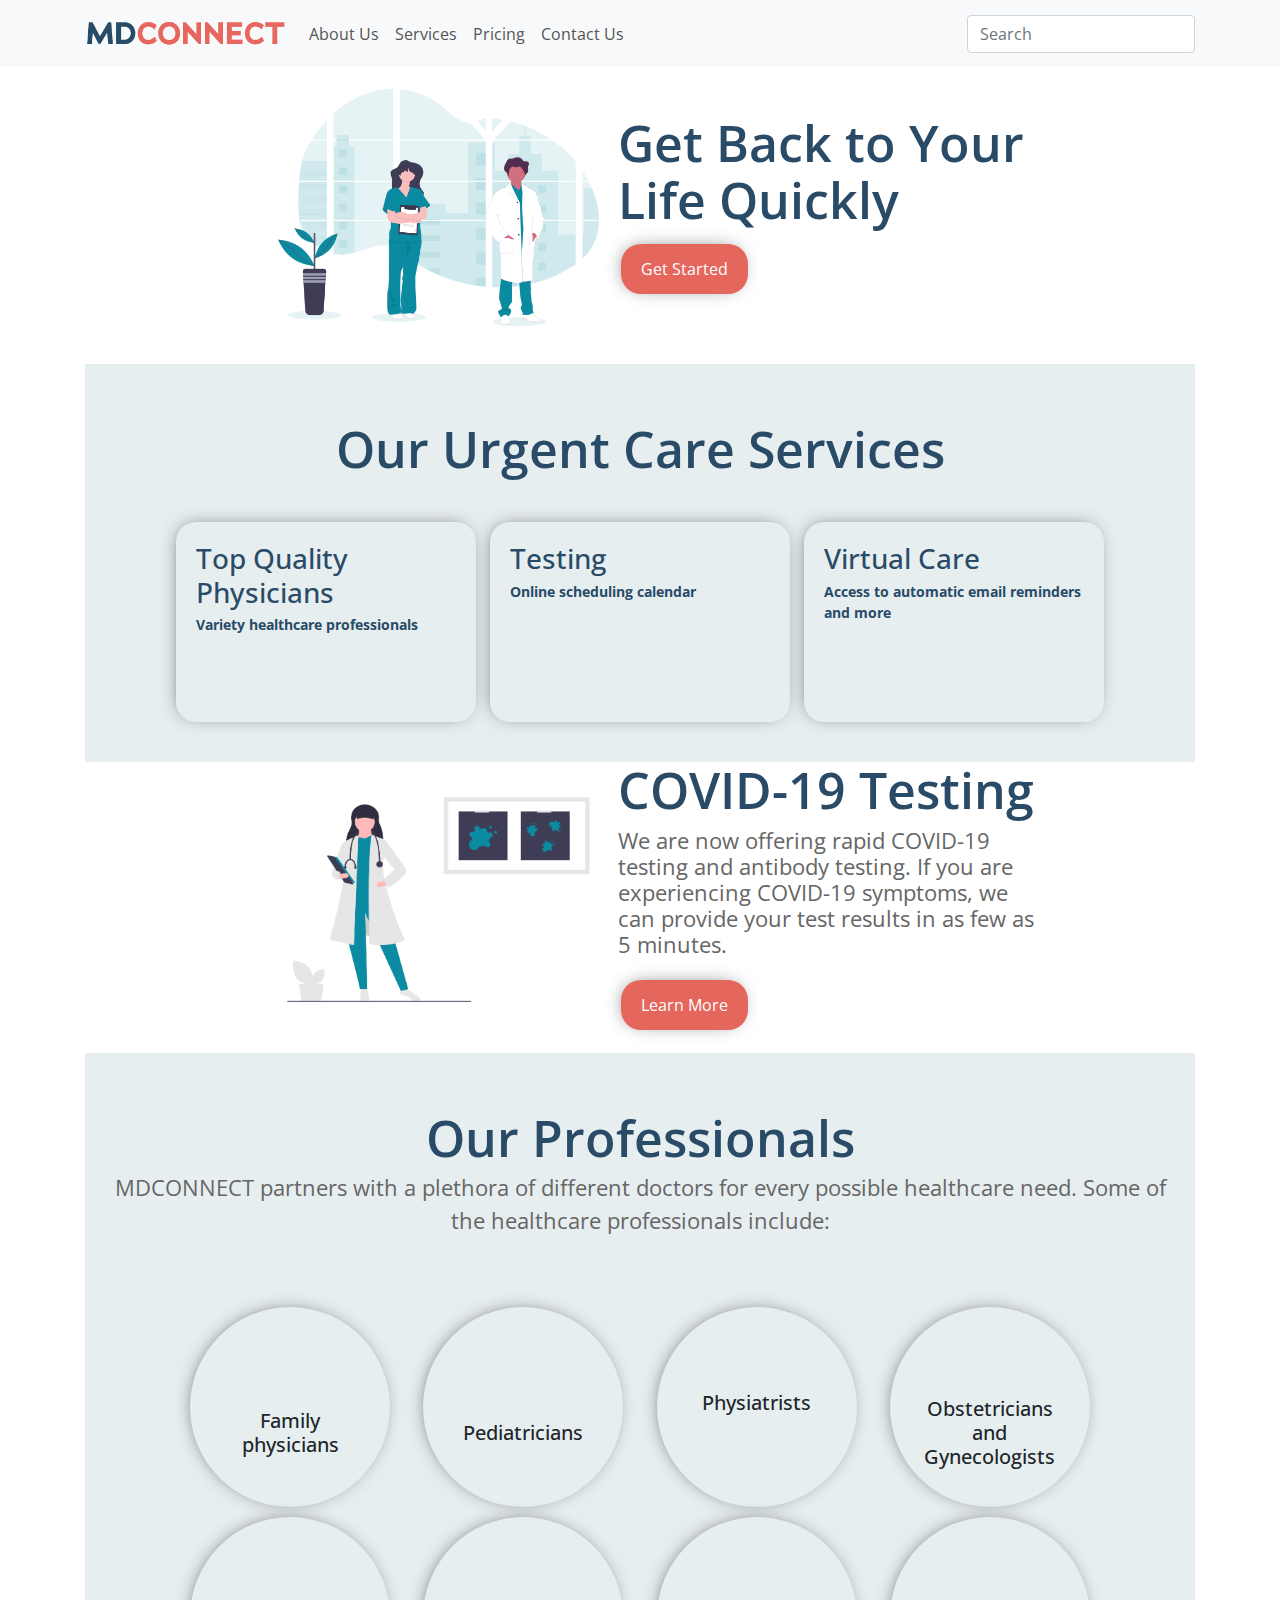
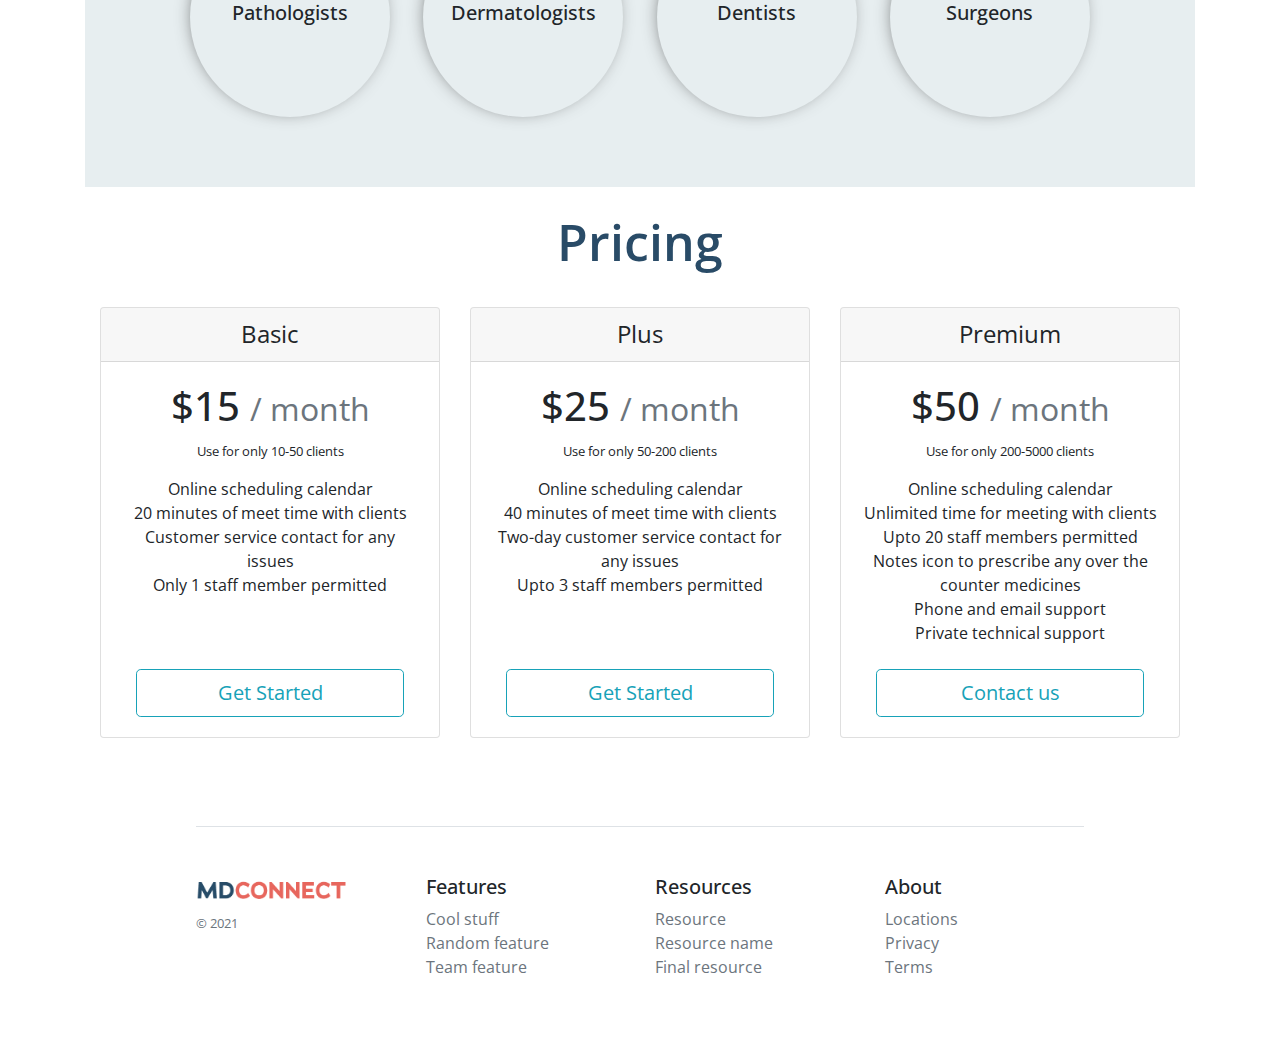
<file: index.html>
<!DOCTYPE html>
<html lang="en">
<head>
    <meta charset="UTF-8">
    <meta name="viewport" content="width=device-width, initial-scale=1.0">
    <link rel="stylesheet" href="https://maxcdn.bootstrapcdn.com/bootstrap/4.0.0/css/bootstrap.min.css" integrity="sha384-Gn5384xqQ1aoWXA+058RXPxPg6fy4IWvTNh0E263XmFcJlSAwiGgFAW/dAiS6JXm" crossorigin="anonymous">
    <link href="https://fonts.googleapis.com/css2?family=Roboto+Condensed&display=swap" rel="stylesheet">
    <link rel="stylesheet" href="https://stackpath.bootstrapcdn.com/font-awesome/4.7.0/css/font-awesome.min.css">
   
    <link rel="preconnect" href="https://fonts.gstatic.com">
    <link rel="preconnect" href="https://fonts.gstatic.com">
    <link href="https://fonts.googleapis.com/css2?family=Open+Sans:wght@300;700&display=swap" rel="stylesheet">
    <link rel="stylesheet" href="https://pro.fontawesome.com/releases/v5.10.0/css/all.css" integrity="sha384-AYmEC3Yw5cVb3ZcuHtOA93w35dYTsvhLPVnYs9eStHfGJvOvKxVfELGroGkvsg+p" crossorigin="anonymous"/>
    <link rel="stylesheet" href="style.css">       
    <title>MDCONNECT</title>
</head>
<body>
  <nav class="navbar navbar-expand-lg navbar-light bg-light">
    <div class="container">
      <a class="navbar-brand" href="./index.html">
        <img src="./MDCONNECT.png" alt="MDConnect-logo" width="200">
      </a>
      <button class="navbar-toggler" type="button" data-toggle="collapse" data-target="#navbarsExample07" aria-controls="navbarsExample07" aria-expanded="false" aria-label="Toggle navigation">
        <span class="navbar-toggler-icon"></span>
      </button>
      <div class="collapse navbar-collapse" id="navbarsExample07">
        <ul class="navbar-nav mr-auto">
          <li class="nav-item active">
            <a class="nav-link" href="./about.html" style="color: #555;">About Us <span class="sr-only"></span></a>
          </li>
          <li class="nav-item">
            <a class="nav-link" href="#Services" style="color: #555;">Services</a>
          </li>
          <li class="nav-item">
            <a class="nav-link" href="#pricing" style="color: #555;">Pricing</a>
          </li>
          <li class="nav-item">
            <a class="nav-link" href="./contact.html" style="color: #555;">Contact Us</a>
          </li>
        </ul>
        <form class="form-inline my-2 my-md-0">
          <input class="form-control" type="text" placeholder="Search" aria-label="Search">
        </form>
      </div>
    </div>
  </nav>
<div class="container">
    <div class="rowws">
        <div class="column one">   
            <img src="./undraw_doctors_hwty.png" alt="" />
        </div>
        <div class="column two">
          <h1>Get Back to Your <br>Life Quickly</h1>
        <div class="btn">
          <a href="./contact.html" target="_blank" rel="noopener noreferrer" class="btn btn-info">Get Started</a>
        </div>
         
      </div>
    
    </div>
    
    <div class="quality" id="Services">
    <div class="container">
 <div class="title">
            <h1>Our Urgent Care Services</h1>
            
        </div>
       
    
        <div class="grid ">
              <div class="item">
                  <h3>Top Quality Physicians</h3>
                  <p class="desc">Variety healthcare professionals </p>
                    <i class="fas fa-stethoscope"></i>
                    
              
              </div>
             
            <div class="item">
                <h3>Testing</h3>
                <p class="desc">Online scheduling calendar</p>
                <i class="fas fa-vials"></i>
              
            </div>
            <div class="item">
                <h3>Virtual Care</h3>
                <p class="desc">Access to automatic email reminders and more</p>
                <i class="fas fa-laptop-medical"></i>
              
            </div>
        </div>
    </div>
  

    </div>
       

    <div id="covid" class="rowws covid">
        <div class="column one">
            
            <img src="./undraw_medical_research_qg4d.png" alt="" />
        </div>
        <div class="column two">

          <h1>COVID-19 Testing</h1>
          <p>We are now offering rapid COVID-19 testing and antibody testing. If you are experiencing COVID-19 symptoms, we can provide your test results in as few as 5 minutes.</p>
       
          
          <div class="btn">
            <a href="./contact.html" target="_blank" rel="noopener noreferrer" class="btn btn-info">Learn More</a>
          </div>
       
         
      </div>
    
    </div>

    
    <div class="service" id="serv">
        <div class="title">
            <h1>Our Professionals</h1>
            <p>MDCONNECT partners with a plethora of different doctors for every possible healthcare need. Some of the healthcare professionals include: </p>
        </div>
       
    
        <div class="grid container ser">
              <div class="item">
                <i class="fas fa-user-md"></i>
                  <h5>Family physicians</h5>
              </div>
              <div class="item">
                <i class="fas fa-child"></i>
                  <h5>Pediatricians</h5>
              </div>
              <div class="item">
                <i class="fas fa-running"></i>
                  <h5>Physiatrists</h5>
              </div>
              <div class="item">
                <i class="fas fa-venus"></i>
                  <h5>Obstetricians and Gynecologists </h5>
              </div>
            
              <div class="item">
                <i class="fas fa-disease"></i>
                  <h5>Pathologists</h5>
              </div>
              <div class="item">
                <i class="fas fa-allergies"></i>
                  <h5>Dermatologists</h5>
              </div>
              <div class="item">
                <i class="fas fa-tooth"></i>
                  <h5>Dentists</h5>
              </div>
              <div class="item">
                <i class="fas fa-syringe"></i>
                  <h5>Surgeons </h5>
              </div>
        </div>
    </div>
    <div class="title">
      <h1 id="pricing">Pricing</h1>
     
  </div>
    <div class="cont">
      <div class="container">
        <div class="card-deck mb-3 text-center">
          <div class="card mb-4 box-shadow">
            <div class="card-header">
              <h4 class="my-0 font-weight-normal">Basic</h4>
            </div>
            <div class="card-body d-flex flex-column">
              <h1 class="card-title pricing-card-title">$15 <small class="text-muted">/ month</small></h1>
              <small>Use for only 10-50 clients</small>
              <ul class="list-unstyled mt-3 mb-4" >
                <li>Online scheduling calendar</li>
                <li>20 minutes of meet time with clients</li>
                <li>Customer service contact for any issues</li>
                <li>Only 1 staff member permitted</li>
              </ul>
             
                <a href="./contact.html" target="_blank" rel="noopener noreferrer" class="mt-auto btn btn-lg btn-block btn-outline-info">Get Started</a>
               
            </div>
          </div>
          <div class="card mb-4 box-shadow">
            <div class="card-header">
              <h4 class="my-0 font-weight-normal">Plus</h4>
            </div>
            <div class="card-body d-flex flex-column">
              <h1 class="card-title pricing-card-title">$25 <small class="text-muted">/ month</small></h1>
              <small>Use for only 50-200 clients</small>
              <ul class="list-unstyled mt-3 mb-4">
                <li>Online scheduling calendar</li>
                <li>40 minutes of meet time with clients</li>
                <li>Two-day customer service contact for any issues</li>
                <li>Upto 3 staff members permitted</li>
              </ul>
            
                <a href="./contact.html" target="_blank" rel="noopener noreferrer" class="mt-auto btn btn-lg btn-block btn-outline-info">Get Started</a>
              
            </div>
          </div>
          <div class="card mb-4 box-shadow">
            <div class="card-header">
              <h4 class="my-0 font-weight-normal">Premium</h4>
            </div>
            <div class="card-body d-flex flex-column">
              <h1 class="card-title pricing-card-title">$50 <small class="text-muted" >/ month</small></h1>
              <small>Use for only 200-5000 clients</small>
              <ul class="list-unstyled mt-3 mb-4">
                <li>Online scheduling calendar</li>
                <li>Unlimited time for meeting with clients</li>
                <li>Upto 20 staff members permitted</li>
                <li>Notes icon to prescribe any over the counter medicines</li>
                <li>Phone and email support</li>
                <li>Private technical support </li>
              </ul>
              
                <a href="./contact.html" target="_blank" rel="noopener noreferrer" class="mt-auto btn btn-lg btn-block btn-outline-info">Contact us</a>
               
            </div>
          </div>
        </div>
    </div>
   
</div>
<footer class="pt-4 my-md-5 pt-md-5 border-top">
  <div class="row">
    <div class="col-12 col-md">
      <img class="mb-2" src="./MDCONNECT.png" alt="" width="150" >
      <small class="d-block mb-3 text-muted">&copy; 2021</small>
    </div>
    <div class="col-6 col-md">
      <h5>Features</h5>
      <ul class="list-unstyled text-small">
        <li><a class="text-muted" href="#">Cool stuff</a></li>
        <li><a class="text-muted" href="#">Random feature</a></li>
        <li><a class="text-muted" href="#">Team feature</a></li>
       
      </ul>
    </div>
    <div class="col-6 col-md">
      <h5>Resources</h5>
      <ul class="list-unstyled text-small">
        <li><a class="text-muted" href="#">Resource</a></li>
        <li><a class="text-muted" href="#">Resource name</a></li>
        <li><a class="text-muted" href="#">Final resource</a></li>
      </ul>
    </div>
    <div class="col-6 col-md">
      <h5>About</h5>
      <ul class="list-unstyled text-small">
        <li><a class="text-muted" href="#">Locations</a></li>
        <li><a class="text-muted" href="#">Privacy</a></li>
        <li><a class="text-muted" href="#">Terms</a></li>
      </ul>
    </div>
  </div>
</footer>


<script src="https://code.jquery.com/jquery-3.2.1.slim.min.js" integrity="sha384-KJ3o2DKtIkvYIK3UENzmM7KCkRr/rE9/Qpg6aAZGJwFDMVNA/GpGFF93hXpG5KkN" crossorigin="anonymous"></script>
<script src="https://cdnjs.cloudflare.com/ajax/libs/popper.js/1.12.9/umd/popper.min.js" integrity="sha384-ApNbgh9B+Y1QKtv3Rn7W3mgPxhU9K/ScQsAP7hUibX39j7fakFPskvXusvfa0b4Q" crossorigin="anonymous"></script>
<script src="https://maxcdn.bootstrapcdn.com/bootstrap/4.0.0/js/bootstrap.min.js" integrity="sha384-JZR6Spejh4U02d8jOt6vLEHfe/JQGiRRSQQxSfFWpi1MquVdAyjUar5+76PVCmYl" crossorigin="anonymous"></script>
</body>
</html>
</file>
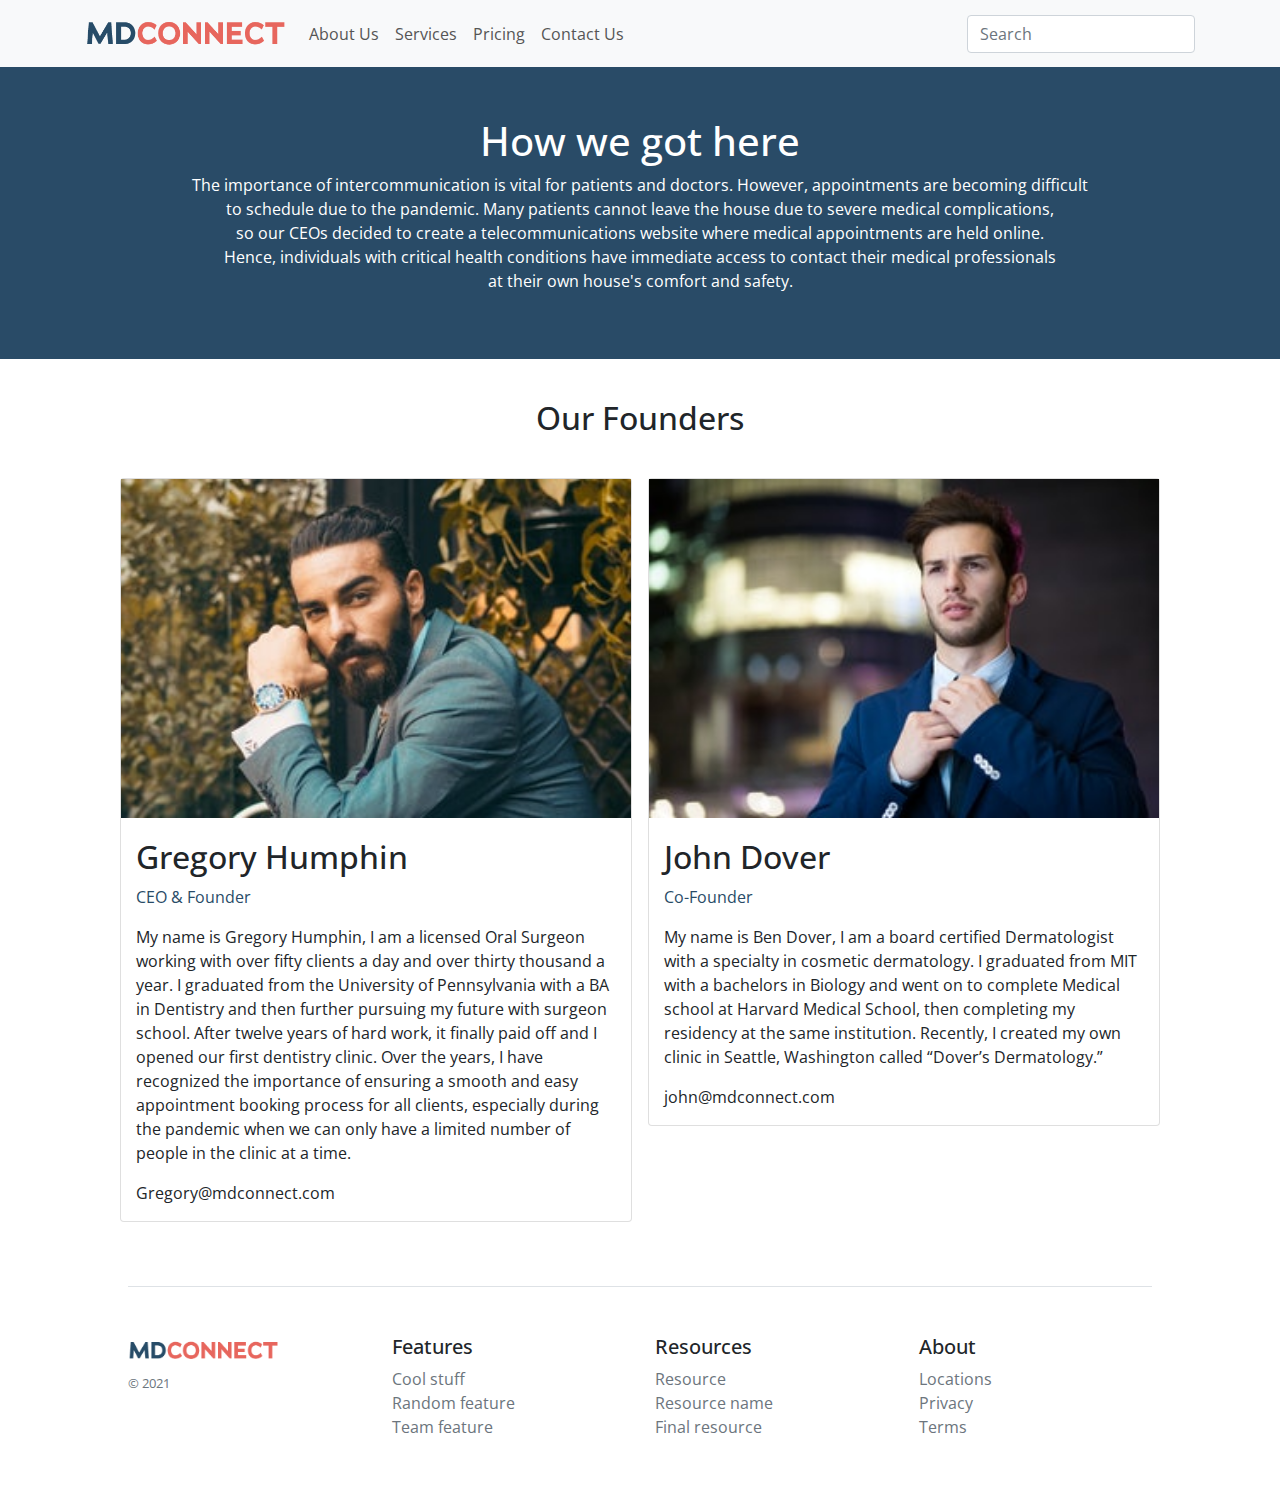
<file: about.html>
<!DOCTYPE html>
<html lang="en">
<head>
  <meta charset="UTF-8">
  <meta name="viewport" content="width=device-width, initial-scale=1.0">
  <link rel="stylesheet" href="https://maxcdn.bootstrapcdn.com/bootstrap/4.0.0/css/bootstrap.min.css" integrity="sha384-Gn5384xqQ1aoWXA+058RXPxPg6fy4IWvTNh0E263XmFcJlSAwiGgFAW/dAiS6JXm" crossorigin="anonymous">
  <link href="https://fonts.googleapis.com/css2?family=Roboto+Condensed&display=swap" rel="stylesheet">
  <link rel="stylesheet" href="https://stackpath.bootstrapcdn.com/font-awesome/4.7.0/css/font-awesome.min.css">
 
  <link rel="preconnect" href="https://fonts.gstatic.com">
  <link rel="preconnect" href="https://fonts.gstatic.com">
  <link href="https://fonts.googleapis.com/css2?family=Open+Sans:wght@300;700&display=swap" rel="stylesheet">
  <link rel="stylesheet" href="https://pro.fontawesome.com/releases/v5.10.0/css/all.css" integrity="sha384-AYmEC3Yw5cVb3ZcuHtOA93w35dYTsvhLPVnYs9eStHfGJvOvKxVfELGroGkvsg+p" crossorigin="anonymous"/>
  <link rel="stylesheet" href="style.css">        
   
    <title>About Us</title>
</head>
<body>
  <nav class="navbar navbar-expand-lg navbar-light bg-light">
    <div class="container">
      <a class="navbar-brand" href="./index.html">
        <img src="./MDCONNECT.png" alt="MDConnect-logo" width="200">
      </a>
      <button class="navbar-toggler" type="button" data-toggle="collapse" data-target="#navbarsExample07" aria-controls="navbarsExample07" aria-expanded="false" aria-label="Toggle navigation">
        <span class="navbar-toggler-icon"></span>
      </button>
          <div class="collapse navbar-collapse" id="navbarsExample07">
            <ul class="navbar-nav mr-auto">
              <li class="nav-item active">
                <a class="nav-link" href="./about.html" style="color: #555;">About Us <span class="sr-only"></span></a>
              </li>
              <li class="nav-item">
                <a class="nav-link" href="./index.html" style="color: #555;">Services</a>
              </li>
              <li class="nav-item">
                <a class="nav-link" href="./index.html" style="color: #555;">Pricing</a>
              </li>
              <li class="nav-item">
                <a class="nav-link" href="./contact.html" style="color: #555;">Contact Us</a>
              </li>
            </ul>
            <form class="form-inline my-2 my-md-0">
              <input class="form-control" type="text" placeholder="Search" aria-label="Search">
            </form>
          </div>
        </div>
      </nav>

      <div class="content-about">
        <div class="about-section">
            <h1>How we got here</h1>
         
            <p>The importance of intercommunication is vital for patients and doctors. However, appointments are becoming difficult<br> to schedule due to the pandemic. Many patients cannot leave the house due to severe medical complications, <br>so our CEOs decided to create a telecommunications website where medical appointments are held online.<br> Hence, individuals with critical health conditions have immediate access to contact their medical professionals <br>at their own house's comfort and safety. </p>
          </div>
          
          <h2 style="text-align:center; margin: 40px auto;">Our Founders</h2>
          <div class="row">
            <div class="column">
              <div class="card">
                <img src="./1.jpg" alt="Jane" style="width:100%">
                <div class="container">
                  <h2 style="margin-top: 20px;">Gregory Humphin</h2>
                  <p class="title">CEO & Founder</p>
                  <p>My name is Gregory Humphin, I am a licensed Oral Surgeon working with over fifty clients a day and over thirty thousand a year. I graduated from the University of Pennsylvania with a BA in Dentistry and then further pursuing my future with surgeon school. After twelve years of hard work, it finally paid off and I opened our first dentistry clinic. Over the years, I have recognized the importance of ensuring a smooth and easy appointment booking process for all clients, especially during the pandemic when we can only have a limited number of people in the clinic at a time. </p>
                  <p>Gregory@mdconnect.com</p>
                 
                </div>
              </div>
            </div>
          
            <div class="column">
              <div class="card">
                <img src="./2.jpg" alt="Mike" style="width:100%">
                <div class="container">
                  <h2 style="margin-top: 20px;">John Dover</h2>
                  <p class="title">Co-Founder</p>
                  <p>My name is Ben Dover, I am a board certified Dermatologist with a specialty in cosmetic dermatology. I graduated from MIT with a bachelors in Biology and went on to complete Medical school at Harvard Medical School, then completing my residency at the same institution. 
                    Recently, I created my own clinic in Seattle, Washington called “Dover’s Dermatology.” 
                    </p>
                  <p>john@mdconnect.com</p>
                
                </div>
              </div>
            </div>
          
         
      </div>
      <footer class="pt-4 my-md-5 pt-md-5 border-top">
        <div class="row">
          <div class="col-12 col-md">
            <img class="mb-2" src="./MDCONNECT.png" alt="" width="150" >
            <small class="d-block mb-3 text-muted">&copy; 2021</small>
          </div>
          <div class="col-6 col-md">
            <h5>Features</h5>
            <ul class="list-unstyled text-small">
              <li><a class="text-muted" href="#">Cool stuff</a></li>
              <li><a class="text-muted" href="#">Random feature</a></li>
              <li><a class="text-muted" href="#">Team feature</a></li>
             
            </ul>
          </div>
          <div class="col-6 col-md">
            <h5>Resources</h5>
            <ul class="list-unstyled text-small">
              <li><a class="text-muted" href="#">Resource</a></li>
              <li><a class="text-muted" href="#">Resource name</a></li>
              <li><a class="text-muted" href="#">Final resource</a></li>
            </ul>
          </div>
          <div class="col-6 col-md">
            <h5>About</h5>
            <ul class="list-unstyled text-small">
              <li><a class="text-muted" href="#">Locations</a></li>
              <li><a class="text-muted" href="#">Privacy</a></li>
              <li><a class="text-muted" href="#">Terms</a></li>
            </ul>
          </div>
        </div>
      </footer>
      </div>
      <script src="https://code.jquery.com/jquery-3.2.1.slim.min.js" integrity="sha384-KJ3o2DKtIkvYIK3UENzmM7KCkRr/rE9/Qpg6aAZGJwFDMVNA/GpGFF93hXpG5KkN" crossorigin="anonymous"></script>
      <script src="https://cdnjs.cloudflare.com/ajax/libs/popper.js/1.12.9/umd/popper.min.js" integrity="sha384-ApNbgh9B+Y1QKtv3Rn7W3mgPxhU9K/ScQsAP7hUibX39j7fakFPskvXusvfa0b4Q" crossorigin="anonymous"></script>
      <script src="https://maxcdn.bootstrapcdn.com/bootstrap/4.0.0/js/bootstrap.min.js" integrity="sha384-JZR6Spejh4U02d8jOt6vLEHfe/JQGiRRSQQxSfFWpi1MquVdAyjUar5+76PVCmYl" crossorigin="anonymous"></script>
</body>
</html>
</file>
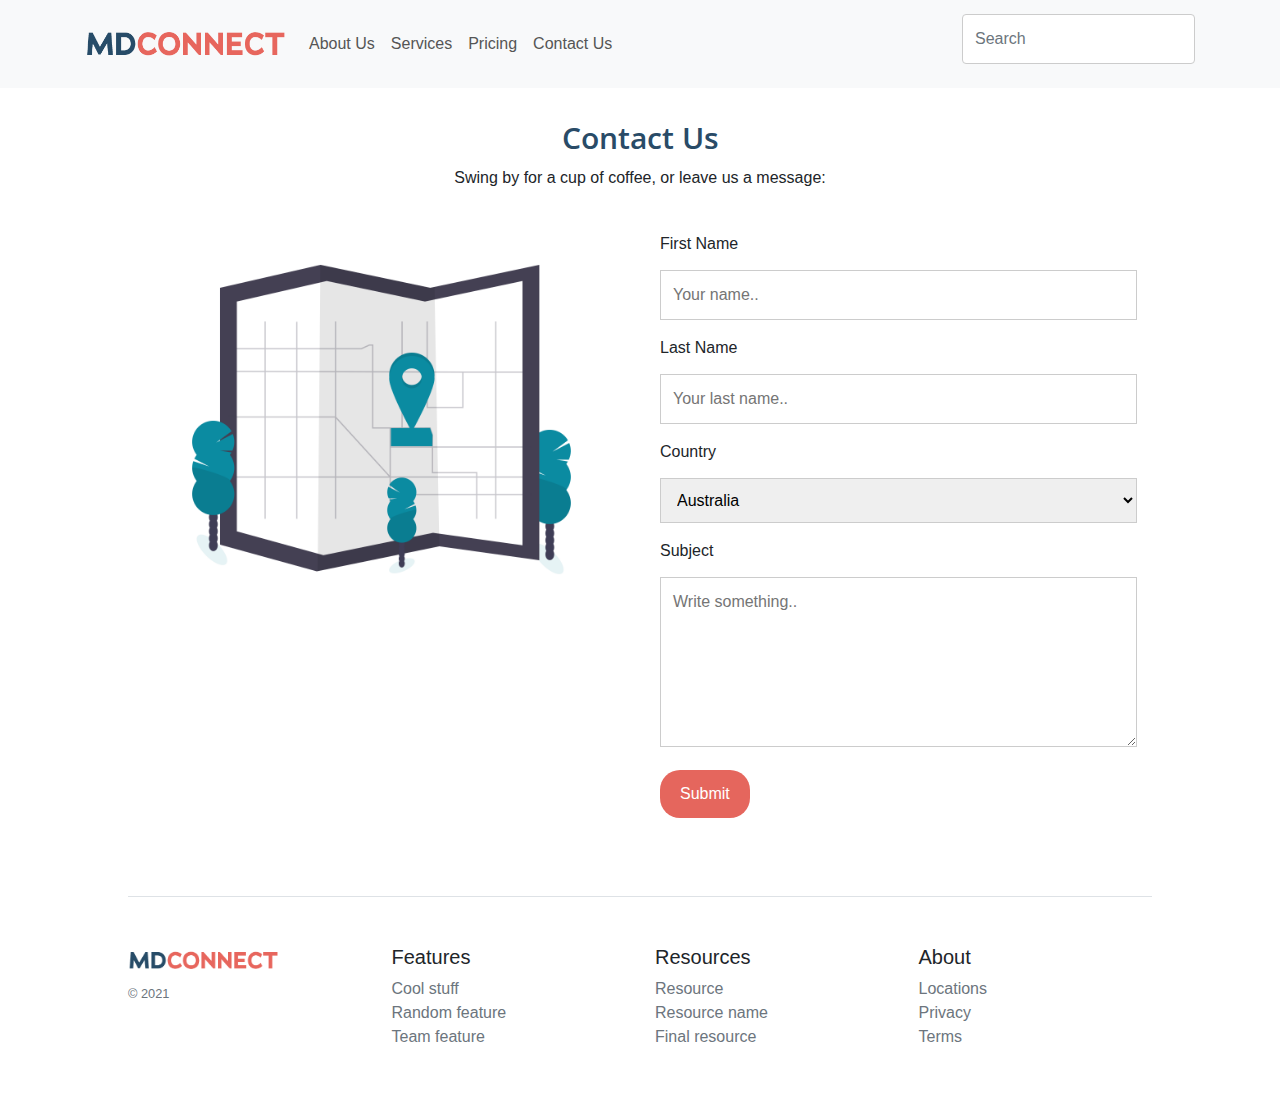
<file: contact.html>
<!DOCTYPE html>
<html lang="en">
<head>
  <meta charset="UTF-8">
  <meta name="viewport" content="width=device-width, initial-scale=1.0">
  <link rel="stylesheet" href="https://maxcdn.bootstrapcdn.com/bootstrap/4.0.0/css/bootstrap.min.css" integrity="sha384-Gn5384xqQ1aoWXA+058RXPxPg6fy4IWvTNh0E263XmFcJlSAwiGgFAW/dAiS6JXm" crossorigin="anonymous">
  <link href="https://fonts.googleapis.com/css2?family=Roboto+Condensed&display=swap" rel="stylesheet">
  <link rel="stylesheet" href="https://stackpath.bootstrapcdn.com/font-awesome/4.7.0/css/font-awesome.min.css">
 
  <link rel="preconnect" href="https://fonts.gstatic.com">
  <link rel="preconnect" href="https://fonts.gstatic.com">
  <link href="https://fonts.googleapis.com/css2?family=Open+Sans:wght@300;700&display=swap" rel="stylesheet">
  <link rel="stylesheet" href="https://pro.fontawesome.com/releases/v5.10.0/css/all.css" integrity="sha384-AYmEC3Yw5cVb3ZcuHtOA93w35dYTsvhLPVnYs9eStHfGJvOvKxVfELGroGkvsg+p" crossorigin="anonymous"/>
  <link rel="stylesheet" href="contact-style.css">        
   
    <title>Contact Us</title>
</head>
<body>
  <nav class="navbar navbar-expand-lg navbar-light bg-light">
   <div class="container">
    <a class="navbar-brand" href="./index.html">
      <img src="./MDCONNECT.png" alt="MDConnect-logo" width="200">
    </a>
    <button class="navbar-toggler" type="button" data-toggle="collapse" data-target="#navbarsExample07" aria-controls="navbarsExample07" aria-expanded="false" aria-label="Toggle navigation">
      <span class="navbar-toggler-icon"></span>
    </button>
        <div class="collapse navbar-collapse" id="navbarsExample07">
          <ul class="navbar-nav mr-auto">
            <li class="nav-item active">
              <a class="nav-link" href="./about.html" style="color: #555;">About Us <span class="sr-only"></span></a>
            </li>
            <li class="nav-item">
              <a class="nav-link" href="./index.html" style="color: #555;">Services</a>
            </li>
            <li class="nav-item">
              <a class="nav-link" href="./index.html" style="color: #555;">Pricing</a>
            </li>
            <li class="nav-item">
              <a class="nav-link" href="./contact.html" style="color: #555;">Contact Us</a>
            </li>
          </ul>
          <form class="form-inline my-2 my-md-0">
            <input class="form-control" type="text" placeholder="Search" aria-label="Search">
          </form>
        </div>
      </div>
    </nav>
 
  

      <div class="contact">
        <div class="ccontainer">
          <div style="text-align:center">
            <h1>Contact Us</h1>
            <p>Swing by for a cup of coffee, or leave us a message:</p>
          </div>
          <div class="row">
            <div class="column">
              <img src="./undraw_map_1r69.png" style="width:100%">
            </div>
            <div class="column">
              <form action="/action_page.php">
                <label for="fname">First Name</label>
                <input type="text" id="fname" name="firstname" placeholder="Your name..">
                <label for="lname">Last Name</label>
                <input type="text" id="lname" name="lastname" placeholder="Your last name..">
                <label for="country">Country</label>
                <select id="country" name="country">
                  <option value="australia">Australia</option>
                  <option value="canada">Canada</option>
                  <option value="usa">USA</option>
                </select>
                <label for="subject">Subject</label>
                <textarea id="subject" name="subject" placeholder="Write something.." style="height:170px"></textarea>
                <input type="submit" value="Submit">
              </form>
            </div>
          </div>
          
         
          
          
         
      </div>
      <footer class="pt-4 my-md-5 pt-md-5 border-top">
        <div class="row">
          <div class="col-12 col-md">
            <img class="mb-2" src="./MDCONNECT.png" alt="" width="150" >
            <small class="d-block mb-3 text-muted">&copy; 2021</small>
          </div>
          <div class="col-6 col-md">
            <h5>Features</h5>
            <ul class="list-unstyled text-small">
              <li><a class="text-muted" href="#">Cool stuff</a></li>
              <li><a class="text-muted" href="#">Random feature</a></li>
              <li><a class="text-muted" href="#">Team feature</a></li>
             
            </ul>
          </div>
          <div class="col-6 col-md">
            <h5>Resources</h5>
            <ul class="list-unstyled text-small">
              <li><a class="text-muted" href="#">Resource</a></li>
              <li><a class="text-muted" href="#">Resource name</a></li>
              <li><a class="text-muted" href="#">Final resource</a></li>
            </ul>
          </div>
          <div class="col-6 col-md">
            <h5>About</h5>
            <ul class="list-unstyled text-small">
              <li><a class="text-muted" href="#">Locations</a></li>
              <li><a class="text-muted" href="#">Privacy</a></li>
              <li><a class="text-muted" href="#">Terms</a></li>
            </ul>
          </div>
        </div>
      </footer>
  
  
     
      <script src="https://code.jquery.com/jquery-3.2.1.slim.min.js" integrity="sha384-KJ3o2DKtIkvYIK3UENzmM7KCkRr/rE9/Qpg6aAZGJwFDMVNA/GpGFF93hXpG5KkN" crossorigin="anonymous"></script>
      <script src="https://cdnjs.cloudflare.com/ajax/libs/popper.js/1.12.9/umd/popper.min.js" integrity="sha384-ApNbgh9B+Y1QKtv3Rn7W3mgPxhU9K/ScQsAP7hUibX39j7fakFPskvXusvfa0b4Q" crossorigin="anonymous"></script>
      <script src="https://maxcdn.bootstrapcdn.com/bootstrap/4.0.0/js/bootstrap.min.js" integrity="sha384-JZR6Spejh4U02d8jOt6vLEHfe/JQGiRRSQQxSfFWpi1MquVdAyjUar5+76PVCmYl" crossorigin="anonymous"></script>
</body>
</html>
</file>
<file: style.css>
:root {
    --primary-color: #0b8ba1;
    --secondary-color: #294B67;
}

html, 
body {
    height: 100%;    
}
body {
    font-family: 'Open Sans', sans-serif;
    margin: 0px;
    display: flex;
    flex-direction: column;
    

}
.navbar-toggler-icon {
    color:#294B67;
}
.ser .item .fas {
    font-size: 40px;
}




.rowws{
    display: flex;
    width: 90%;

    align-items: center;
    justify-content: center;
    margin: 0 auto;
   
  }
  .column .two .about p {
      padding-left: 0px;
      margin-left: 0px;
  }
  /* Create two equal columns that sits next to each other */
  .column {
    padding: 10px;
    width: 100%;
    display: flex;
   
   
  }

  .column img {
    width: 100%;
   
  }
  
  .column h1{
    font-size: 50px;
     margin-left: -30px; 
     color: var(--secondary-color);
     font-family: 'Open Sans', sans-serif;
     font-weight: 600;
     line-height: 57px;
  }
 
  .two {
    display: block;

}
.column .two .about p {
    padding-left: 0px;
    margin-left: 0px;
}
.btn a {
 
    background-color: #e5665d;
    padding: 13px 20px;
   margin-left: -40px;
    -webkit-box-shadow: -2px -1px 19px -8px #373737;
    -moz-box-shadow: -2px -1px 19px -8px #373737;
    box-shadow: -2px -1px 19px -8px #373737;
    color: #fff;
    border-radius: 20px;
    border: none;
    font-size: 16px;
}


.quality {
    padding-top: 30px;;
   background-color: #E7EEF0; 
   
}
.covid .two p {
    margin-left: -30px;
    color: #666;
    font-size: 22px;
    line-height: 26px;
}

.title h1 {
    margin-top: 30px;
    font-size: 50px;
    text-align: center; 
    color: var(--secondary-color);
    font-family: 'Open Sans', sans-serif;
    font-weight: 600;
    line-height: 50px;
}
.title p {
    text-align: center;
    color: #666;
    font-size: 22px;
    margin-bottom: 30px;

}



.column .two .about p {
    padding-left: 0px;
    margin-left: 0px;
}
@media(max-width: 500px) {
    .navbar-toggler-icon {
        color:#294B67;
    }
    .rowws{
        display: flex;
        flex-direction: column;
        flex-wrap: wrap;
    }
    .column h1{
        font-size: 30px;
         margin-left: 0px; 
         color: var(--secondary-color);
         font-family: 'Open Sans', sans-serif;
         font-weight: 600;
         line-height: 40px;
         text-align: center;
      }
      .btn input {
        background-color: #e5665d;
        padding: 13px;
        margin: 0 0 0 28%;
        -webkit-box-shadow: -2px -1px 19px -8px #373737;
        -moz-box-shadow: -2px -1px 19px -8px #373737;
        box-shadow: -2px -1px 19px -8px #373737;
        color: #fff;
        border-radius: 20px;
        border: none;
        font-size: 14px;
       
    }
    .title h1 {
        line-height: 40px;
        font-size: 30px;
        text-align: center; 
       
       
    }
    .title p {
    
        font-size: 14px;
    
    }
    .covid .two p {
        margin-left: 0px;
        color: #666;
        font-size: 18px;
        line-height: 20px;
        text-align: center;
    }

}

.grid {
    margin-top: 30px;
    display: grid;
    grid-template-columns: repeat(2, 1fr);
    gap:10px;
}

.grid .item {
    display: flex;
    flex-direction: column;
    padding: 20px;
    box-shadow: -2px -1px 19px -8px #373737;
    border-radius: 20px;
    border: none;

}
.grid .item h3 {
    margin-bottom: 5px;
    color: var(--secondary-color);

}
.grid .item p {
    font-size: 14px;
    color: var(--secondary-color);
    font-weight: bold;
    margin-bottom: 20px;

}
.grid .item img {
    width: 30px;
    align-self:flex-end ;
}
.service .grid .item h3 {
    margin-bottom: 5px;
    color: var(--secondary-color);

}
.service .servicez.grid .item p {
    font-size: 14px;
    color: var(--secondary-color);
    font-weight: bold;
    margin-bottom: 20px;

}
.service .grid .item img {
    width: 30px;
    align-self:flex-end ;

}



.quality .grid .item .fas {
    width: 90px;
    align-self: flex-end;
    align-content: flex-end;

}

.column .two .about p {
    padding-left: 0px;
    margin-left: 0px;
}

.ser .item {
    display: flex;
    align-items: center;
    justify-content: center;
    width: 140px;
    height: 140px;
    text-align: center;
    border-radius: 50%;
}
.ser .item h3 {
    margin-top: 10px;
}
.ser .item .fas {
    font-size: 40px;
    color:#e5665d;
}
.service {
    background-color: #E7EEF0; 
    padding-right: 10px;
}
footer {
    width: 80%;
    margin: 0 auto;
}



@media(min-width:768px){
    .content {
        margin: 0 auto;
    }
    .grid {
        width: 90%;
        justify-items: center;
        grid-template-columns: repeat(3, 1fr);
        font-size: 20px;
        margin: 0 auto;
        padding: 40px 20px;
    }
    .grid .item {
        width: 300px;
        height: 200px;
    }
    .grid .item img{
        width: 100px;
        
    }
    .service {
        padding: 30px 20px;
    }
    .ser {
        grid-template-columns: repeat(4, 1fr);
        font-size: 20px;
        justify-items: center;
    }
    .ser .item {
        display: flex;
        align-items: center;
        justify-content: center;
        width: 200px;
        height: 200px;
        text-align: center;
        border-radius: 50%;
    }
    .ser .item h3 {
        margin-top: 10px;
    }
    .fas {
        font-size: 70px;
        color: #e5665d;
    }      
 
}




.cont {   
    display: flex;
    justify-content: center;
    align-items: center;
    
   margin-top: 40px;
   

}

.content-about .row {
    display: flex;
    justify-content: center;
    align-items: flex-start;
}


  
  .column {
    float: left;
    width: 40.3%;
    margin-bottom: 16px;
    padding: 0 8px;
   
  }
  
  .about-section .card {
    box-shadow: 0 4px 8px 0 rgba(0, 0, 0, 0.2);
    margin: 8px;
   
  }
  
  .about-section {
    padding: 50px;
    text-align: center;
    background-color: #294B67;
    color: white;
  }
  
  .about-section .container {
    padding: 0 16px;
  }
  
 
  
  .title {
    color: #294B67;
  }
  
 

  @media screen and (max-width: 500px) {
    .column {
      width: 100%;
      display: block;
    }
    .fas {
        font-size: 56px;
        color: #e5665d;
        
    }
    
    .ser .item h5 {
        font-size: 16px;
    }
    .navbar-toggler{
        border: #666 !important;
        color: #666 !important;
    }
    .btn a {
        margin-left: 100px;
        font-size: 14px;
    }
    .quality .grid {
        display: grid;
        grid-template-columns: 1fr;
        padding: 1em;
        grid-row-gap: 30px;
    }
    
    
  }

.btn-outline-info {
    width: 90%;
    margin: 0 auto;
}
</file>
<file: contact-style.css>
* {
    box-sizing: border-box;
  }
  h1{
    font-size: 30px;
     margin-left: 0px; 
     color: #294B67;
     font-family: 'Open Sans', sans-serif;
     font-weight: 600;
     line-height: 40px;
     text-align: center;
  }
  /* Style inputs */
  input[type=text], select, textarea {
    width: 100%;
    padding: 12px;
    border: 1px solid #ccc;
    margin-top: 6px;
    margin-bottom: 16px;
    resize: vertical;
  }
  
  input[type=submit] {
    background-color: #e5665d;
    color: white;
    padding: 12px 20px;
    border: none;
    cursor: pointer;
    border-radius: 20px;
  }
  
  input[type=submit]:hover {
    background-color: #e5665d;
  }
  
  /* Style the container/contact section */
  .ccontainer {
      width: 80%;
      margin: 20px auto;
    border-radius: 5px;
    background-color: #fff;
    padding: 10px;
  }
  
  /* Create two columns that float next to eachother */
  .column {
    float: left;
    width: 50%;
    margin-top: 6px;
    padding: 20px;
  }
  
  /* Clear floats after the columns */
  .row:after {
    content: "";
    display: table;
    clear: both;
  }
  footer {
    width: 80%;
    margin: 0 auto;
}

  /* Responsive layout - when the screen is less than 600px wide, make the two columns stack on top of each other instead of next to each other */
  @media screen and (max-width: 600px) {
    .column, input[type=submit] {
      width: 100%;
      margin-top: 0;
    }
  }
</file>
